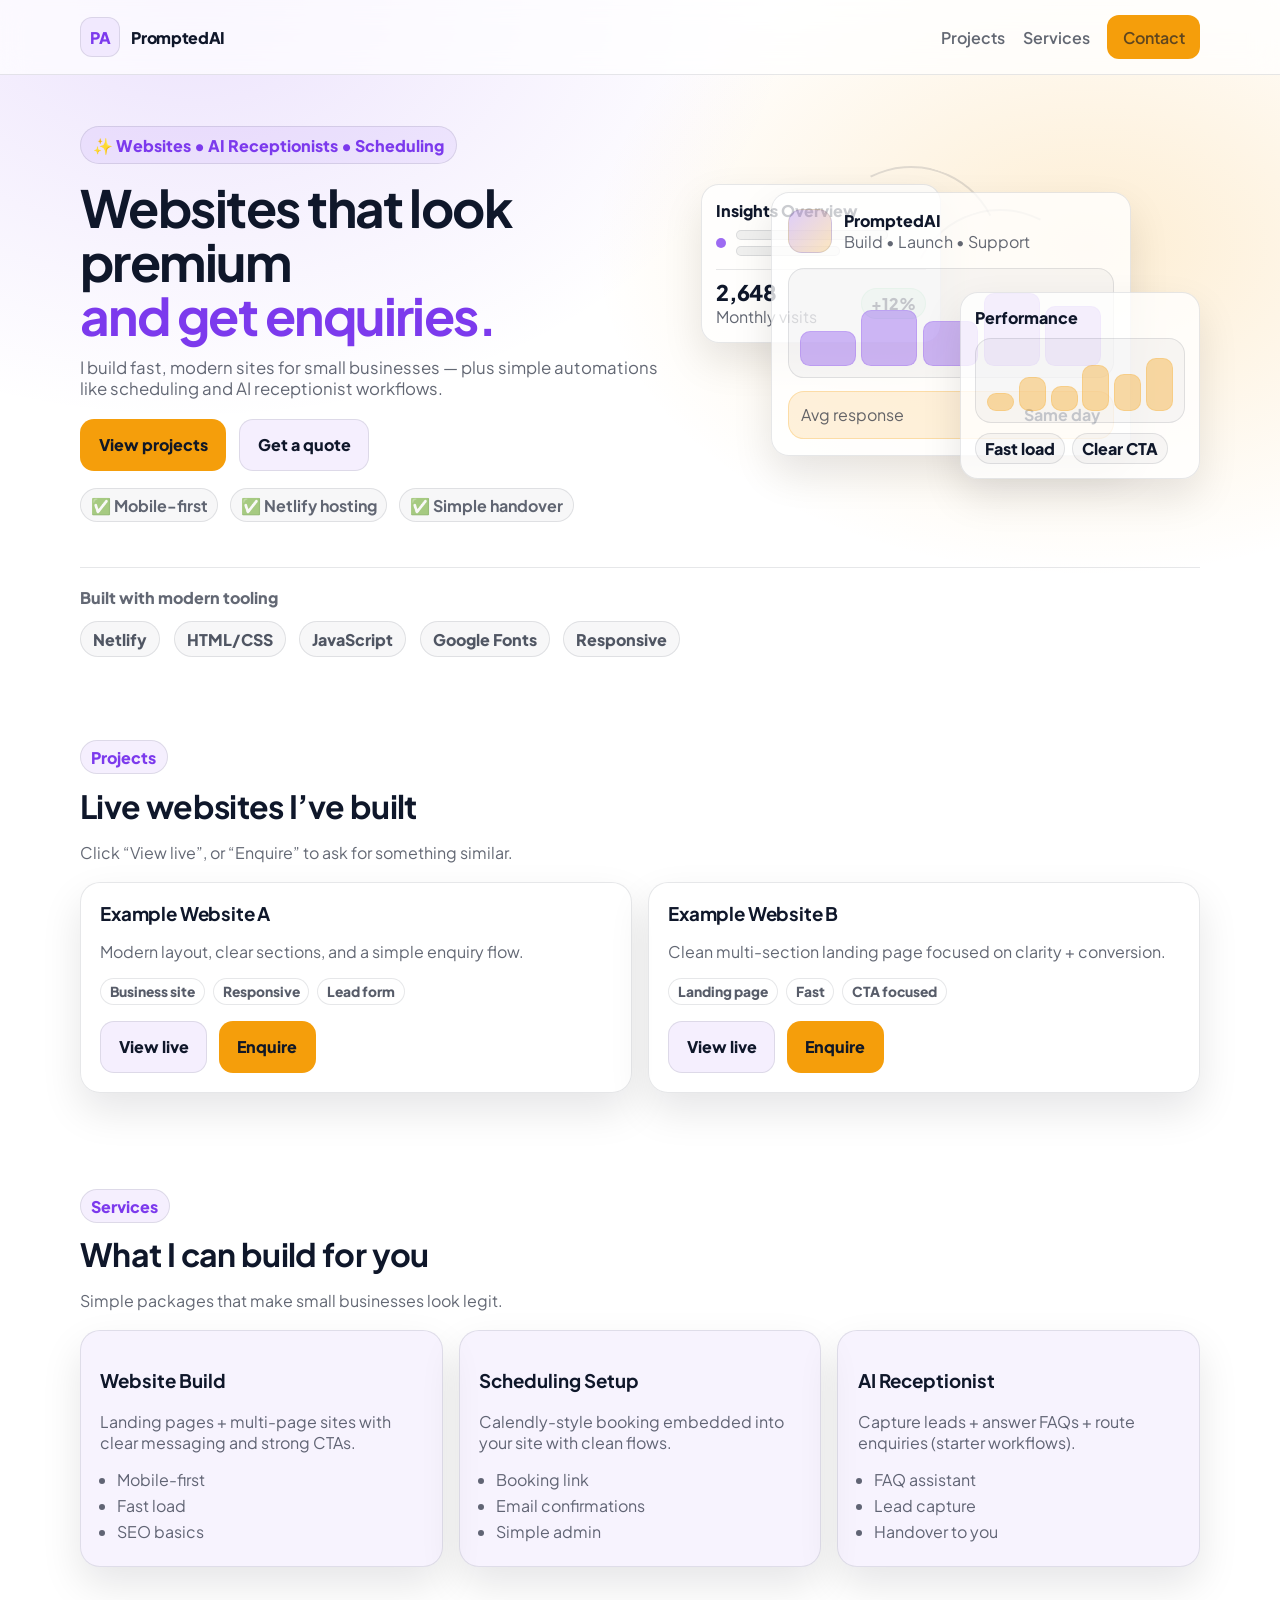
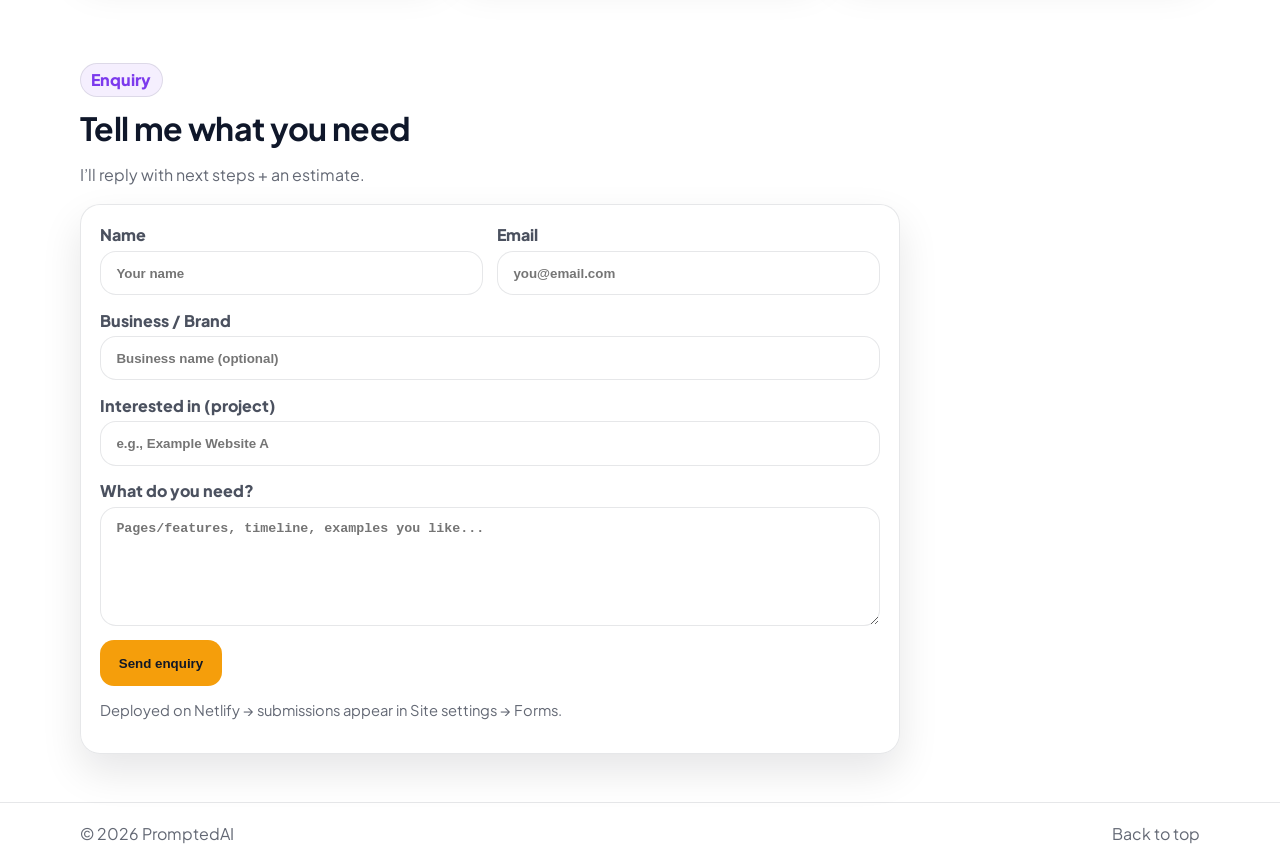
<file: index.html>
<!doctype html>
<html lang="en">
<head>
  <meta charset="UTF-8" />
  <meta name="viewport" content="width=device-width, initial-scale=1.0" />
  <title>PromptedAI — Websites & Automation</title>
  <meta name="description" content="PromptedAI builds modern websites and simple automations for local businesses." />
  <link rel="preconnect" href="https://fonts.googleapis.com">
  <link rel="preconnect" href="https://fonts.gstatic.com" crossorigin>
  <link href="https://fonts.googleapis.com/css2?family=Plus+Jakarta+Sans:wght@400;500;600;700;800&display=swap" rel="stylesheet">
  <link rel="stylesheet" href="./styles.css" />
</head>

<body>
  <!-- NAV -->
  <header class="nav">
    <div class="container nav-inner">
      <a class="brand" href="#top">
        <span class="brand-mark">PA</span>
        <span class="brand-name">PromptedAI</span>
      </a>

      <nav class="nav-links">
        <a href="#projects">Projects</a>
        <a href="#services">Services</a>
        <a href="#enquiry" class="btn btn-primary btn-small">Contact</a>
      </nav>
    </div>
  </header>

  <!-- HERO -->
  <main id="top">
    <section class="hero">
      <div class="container hero-grid">
        <div class="hero-copy">
          <div class="pill">✨ Websites • AI Receptionists • Scheduling</div>
          <h1>
            Websites that look premium<br />
            <span class="accent">and get enquiries.</span>
          </h1>
          <p class="sub">
            I build fast, modern sites for small businesses — plus simple automations
            like scheduling and AI receptionist workflows.
          </p>

          <div class="hero-actions">
            <a class="btn btn-primary" href="#projects">View projects</a>
            <a class="btn btn-soft" href="#enquiry">Get a quote</a>
          </div>

          <div class="hero-proof">
            <div class="proof-item">✅ Mobile-first</div>
            <div class="proof-item">✅ Netlify hosting</div>
            <div class="proof-item">✅ Simple handover</div>
          </div>
        </div>

        <!-- HERO VISUAL (no images needed, just “SaaS cards”) -->
        <div class="hero-visual">
          <div class="arrow arrow-a"></div>
          <div class="arrow arrow-b"></div>

          <div class="visual-card vc-left">
            <div class="vc-title">Insights Overview</div>
            <div class="vc-row">
              <span class="dot"></span>
              <div class="vc-lines">
                <div class="line w80"></div>
                <div class="line w55"></div>
              </div>
            </div>
            <div class="vc-metric">
              <div>
                <div class="metric">2,648</div>
                <div class="muted">Monthly visits</div>
              </div>
              <span class="badge up">+12%</span>
            </div>
          </div>

          <div class="person-card">
            <div class="pc-top">
              <div class="avatar"></div>
              <div>
                <div class="pc-name">PromptedAI</div>
                <div class="muted">Build • Launch • Support</div>
              </div>
            </div>
            <div class="pc-body">
              <div class="bar-chart">
                <span style="height: 40%"></span>
                <span style="height: 65%"></span>
                <span style="height: 52%"></span>
                <span style="height: 85%"></span>
                <span style="height: 70%"></span>
              </div>
              <div class="pc-cta">
                <span class="muted">Avg response</span>
                <strong>Same day</strong>
              </div>
            </div>
          </div>

          <div class="visual-card vc-right">
            <div class="vc-title">Performance</div>
            <div class="mini-chart">
              <span style="height: 30%"></span>
              <span style="height: 55%"></span>
              <span style="height: 40%"></span>
              <span style="height: 75%"></span>
              <span style="height: 60%"></span>
              <span style="height: 85%"></span>
            </div>
            <div class="vc-footer">
              <span class="badge">Fast load</span>
              <span class="badge">Clear CTA</span>
            </div>
          </div>
        </div>
      </div>
    </section>

    <!-- TRUSTED BY -->
    <section class="trusted">
      <div class="container trusted-inner">
        <p class="trusted-title">Built with modern tooling</p>
        <div class="trusted-logos">
          <span>Netlify</span>
          <span>HTML/CSS</span>
          <span>JavaScript</span>
          <span>Google Fonts</span>
          <span>Responsive</span>
        </div>
      </div>
    </section>

    <!-- PROJECTS -->
    <section id="projects" class="section">
      <div class="container">
        <div class="section-head">
          <span class="kicker">Projects</span>
          <h2>Live websites I’ve built</h2>
          <p class="muted">Click “View live”, or “Enquire” to ask for something similar.</p>
        </div>

        <div class="cards">
          <article class="card">
            <div class="card-top">
              <h3>Example Website A</h3>
              <p class="muted">Modern layout, clear sections, and a simple enquiry flow.</p>
            </div>
            <div class="tags">
              <span class="tag">Business site</span>
              <span class="tag">Responsive</span>
              <span class="tag">Lead form</span>
            </div>
            <div class="card-actions">
              <a class="btn btn-soft" href="https://exampleweba.netlify.app/" target="_blank" rel="noreferrer">View live</a>
              <a class="btn btn-primary" href="#enquiry" data-project="Example Website A">Enquire</a>
            </div>
          </article>

          <article class="card">
            <div class="card-top">
              <h3>Example Website B</h3>
              <p class="muted">Clean multi-section landing page focused on clarity + conversion.</p>
            </div>
            <div class="tags">
              <span class="tag">Landing page</span>
              <span class="tag">Fast</span>
              <span class="tag">CTA focused</span>
            </div>
            <div class="card-actions">
              <a class="btn btn-soft" href="https://examplewebsiteb.netlify.app/" target="_blank" rel="noreferrer">View live</a>
              <a class="btn btn-primary" href="#enquiry" data-project="Example Website B">Enquire</a>
            </div>
          </article>
        </div>
      </div>
    </section>

    <!-- SERVICES -->
    <section id="services" class="section">
      <div class="container">
        <div class="section-head">
          <span class="kicker">Services</span>
          <h2>What I can build for you</h2>
          <p class="muted">Simple packages that make small businesses look legit.</p>
        </div>

        <div class="cards three">
          <article class="card soft">
            <h3>Website Build</h3>
            <p class="muted">Landing pages + multi-page sites with clear messaging and strong CTAs.</p>
            <ul class="bullets">
              <li>Mobile-first</li>
              <li>Fast load</li>
              <li>SEO basics</li>
            </ul>
          </article>

          <article class="card soft">
            <h3>Scheduling Setup</h3>
            <p class="muted">Calendly-style booking embedded into your site with clean flows.</p>
            <ul class="bullets">
              <li>Booking link</li>
              <li>Email confirmations</li>
              <li>Simple admin</li>
            </ul>
          </article>

          <article class="card soft">
            <h3>AI Receptionist</h3>
            <p class="muted">Capture leads + answer FAQs + route enquiries (starter workflows).</p>
            <ul class="bullets">
              <li>FAQ assistant</li>
              <li>Lead capture</li>
              <li>Handover to you</li>
            </ul>
          </article>
        </div>
      </div>
    </section>

    <!-- ENQUIRY -->
    <section id="enquiry" class="section">
      <div class="container">
        <div class="section-head">
          <span class="kicker">Enquiry</span>
          <h2>Tell me what you need</h2>
          <p class="muted">I’ll reply with next steps + an estimate.</p>
        </div>

        <form
          class="card form"
          name="promptedai-enquiry"
          method="POST"
          data-netlify="true"
          netlify-honeypot="bot-field"
          action="/thank-you.html"
          netlify
        >
          <input type="hidden" name="form-name" value="promptedai-enquiry" />
          <p class="hidden">
            <label>Don’t fill this out: <input name="bot-field" /></label>
          </p>

          <div class="grid-2">
            <label>
              Name
              <input type="text" name="name" placeholder="Your name" required />
            </label>

            <label>
              Email
              <input type="email" name="email" placeholder="you@email.com" required />
            </label>
          </div>

          <label>
            Business / Brand
            <input type="text" name="business" placeholder="Business name (optional)" />
          </label>

          <label>
            Interested in (project)
            <input id="projectField" type="text" name="project" placeholder="e.g., Example Website A" />
          </label>

          <label>
            What do you need?
            <textarea name="message" rows="6" placeholder="Pages/features, timeline, examples you like..." required></textarea>
          </label>

          <button class="btn btn-primary" type="submit">Send enquiry</button>
          <p class="muted tiny">Deployed on Netlify → submissions appear in Site settings → Forms.</p>
        </form>
      </div>
    </section>
  </main>

  <footer class="footer">
    <div class="container footer-inner">
      <span class="muted">© <span id="year"></span> PromptedAI</span>
      <a class="muted" href="#top">Back to top</a>
    </div>
  </footer>

  <script>
    // Auto-fill “Interested in (project)” when clicking Enquire
    const projectField = document.getElementById("projectField");
    document.querySelectorAll("[data-project]").forEach(btn => {
      btn.addEventListener("click", () => projectField.value = btn.dataset.project);
    });
    document.getElementById("year").textContent = new Date().getFullYear();
  </script>
</body>
</html>
</file>
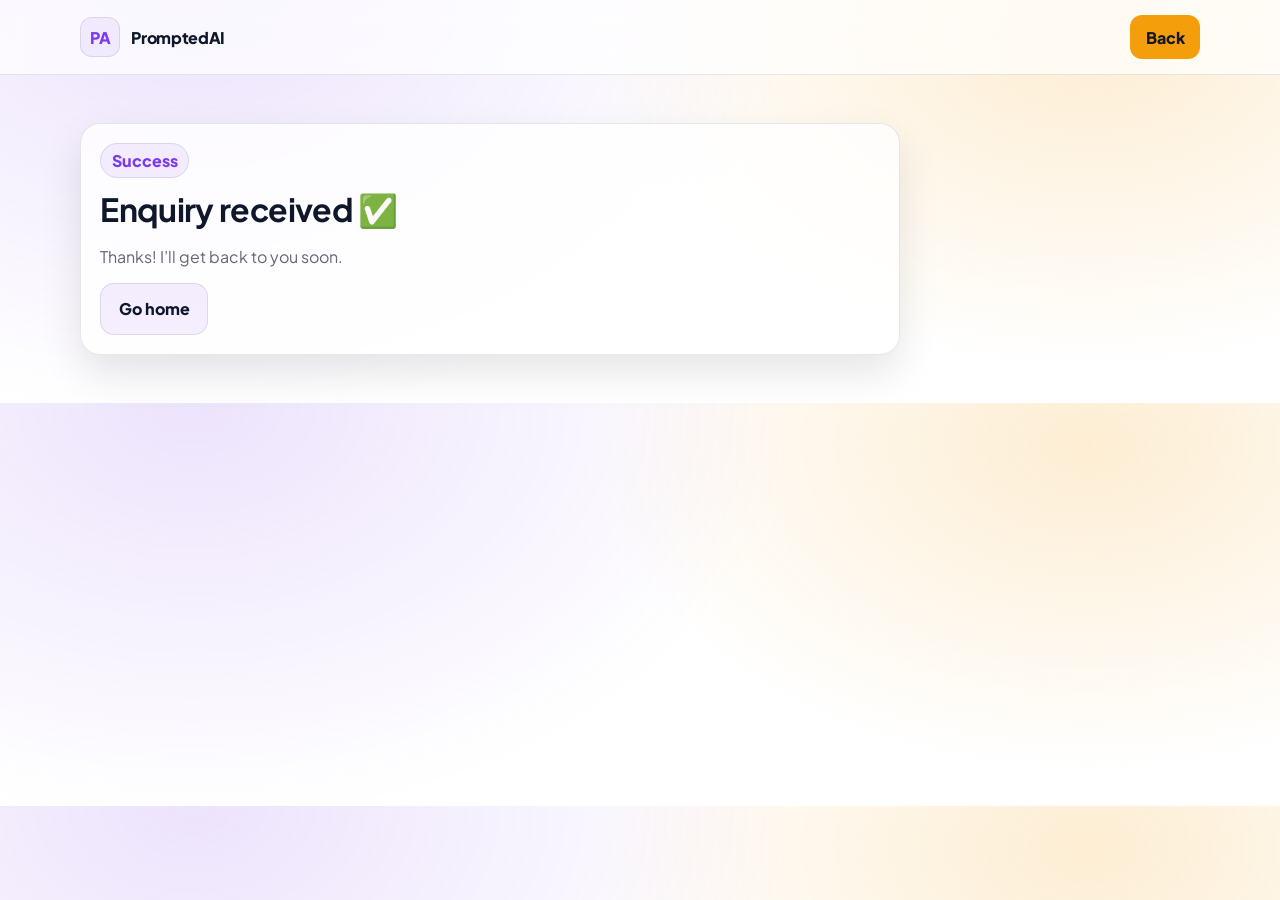
<file: thank-you.html>
<!doctype html>
<html lang="en">
<head>
  <meta charset="UTF-8" />
  <meta name="viewport" content="width=device-width, initial-scale=1.0" />
  <title>Thanks — PromptedAI</title>
  <link rel="preconnect" href="https://fonts.googleapis.com">
  <link rel="preconnect" href="https://fonts.gstatic.com" crossorigin>
  <link href="https://fonts.googleapis.com/css2?family=Plus+Jakarta+Sans:wght@400;600;800&display=swap" rel="stylesheet">
  <link rel="stylesheet" href="./styles.css" />
</head>
<body>
  <header class="nav">
    <div class="container nav-inner">
      <a class="brand" href="./index.html">
        <span class="brand-mark">PA</span>
        <span class="brand-name">PromptedAI</span>
      </a>
      <a class="btn btn-primary btn-small" href="./index.html#projects">Back</a>
    </div>
  </header>

  <main class="section">
    <div class="container">
      <div class="card" style="max-width: 820px;">
        <span class="kicker">Success</span>
        <h2>Enquiry received ✅</h2>
        <p class="muted">Thanks! I’ll get back to you soon.</p>
        <a class="btn btn-soft" href="./index.html">Go home</a>
      </div>
    </div>
  </main>
</body>
</html>
</file>
<file: styles.css>
* { box-sizing: border-box; }
html, body { margin: 0; padding: 0; }
:root{
  --bg: #ffffff;
  --text: #0f172a;
  --muted: rgba(15, 23, 42, 0.65);
  --card: rgba(255,255,255,0.78);
  --border: rgba(15, 23, 42, 0.10);

  --purple: #7c3aed;
  --purple2: rgba(124,58,237,0.14);
  --soft: rgba(124,58,237,0.08);

  --orange: #f59e0b;
  --orange2: rgba(245,158,11,0.18);

  --shadow: 0 18px 40px rgba(2, 6, 23, 0.10);
}

body{
  font-family: "Plus Jakarta Sans", system-ui, -apple-system, Segoe UI, Roboto, Arial, sans-serif;
  color: var(--text);
  background:
    radial-gradient(1000px 700px at 15% 0%, var(--purple2), transparent 60%),
    radial-gradient(900px 600px at 85% 10%, var(--orange2), transparent 55%),
    #fff;
}

.container{
  width: min(1120px, calc(100% - 2rem));
  margin: 0 auto;
}

a{ color: inherit; text-decoration: none; }
.muted{ color: var(--muted); }
.tiny{ font-size: 0.92rem; }

/* NAV */
.nav{
  position: sticky;
  top: 0;
  z-index: 10;
  background: rgba(255,255,255,0.7);
  backdrop-filter: blur(14px);
  border-bottom: 1px solid var(--border);
}
.nav-inner{
  display: flex;
  align-items: center;
  justify-content: space-between;
  padding: 0.95rem 0;
  gap: 1rem;
}
.brand{
  display: flex;
  align-items: center;
  gap: 0.7rem;
  font-weight: 800;
}
.brand-mark{
  width: 40px; height: 40px;
  border-radius: 12px;
  display: grid; place-items: center;
  background: var(--soft);
  border: 1px solid var(--border);
  color: var(--purple);
}
.brand-name{ letter-spacing: -0.02em; }

.nav-links{
  display: flex;
  align-items: center;
  gap: 1.1rem;
}
.nav-links a{
  color: var(--muted);
  font-weight: 600;
}
.nav-links a:hover{ color: var(--text); }

/* BUTTONS */
.btn{
  display: inline-flex;
  align-items: center;
  justify-content: center;
  border-radius: 14px;
  padding: 0.9rem 1.1rem;
  font-weight: 800;
  border: 1px solid transparent;
  cursor: pointer;
}
.btn-small{ padding: 0.65rem 0.9rem; border-radius: 12px; }

.btn-primary{
  background: var(--orange);
  color: #111827;
}
.btn-primary:hover{ filter: brightness(0.96); }

.btn-soft{
  background: var(--soft);
  border: 1px solid var(--border);
  color: var(--text);
}
.btn-soft:hover{ background: rgba(124,58,237,0.11); }

/* HERO */
.hero{ padding: 3.2rem 0 1.6rem; }
.hero-grid{
  display: grid;
  grid-template-columns: 1.2fr 1fr;
  gap: 1.4rem;
  align-items: center;
}
.pill{
  display: inline-flex;
  align-items: center;
  gap: .45rem;
  padding: 0.45rem 0.75rem;
  border-radius: 999px;
  background: var(--soft);
  border: 1px solid var(--border);
  color: var(--purple);
  font-weight: 800;
  margin-bottom: 1rem;
}
h1{
  margin: 0 0 0.9rem;
  font-size: clamp(2.2rem, 4vw, 3.3rem);
  line-height: 1.06;
  letter-spacing: -0.03em;
}
.accent{ color: var(--purple); }
.sub{
  margin: 0 0 1.25rem;
  color: var(--muted);
  font-size: 1.05rem;
}
.hero-actions{
  display: flex;
  gap: 0.8rem;
  flex-wrap: wrap;
  margin-bottom: 1.1rem;
}
.hero-proof{
  display: flex;
  gap: 0.75rem;
  flex-wrap: wrap;
}
.proof-item{
  font-weight: 700;
  color: var(--muted);
  padding: 0.35rem 0.6rem;
  border-radius: 999px;
  background: rgba(15,23,42,0.03);
  border: 1px solid var(--border);
}

/* HERO VISUAL */
.hero-visual{
  position: relative;
  min-height: 360px;
}
.person-card, .visual-card{
  position: absolute;
  background: var(--card);
  border: 1px solid var(--border);
  border-radius: 18px;
  box-shadow: var(--shadow);
}
.person-card{
  left: 50%; top: 50%;
  transform: translate(-50%, -50%);
  width: min(360px, 100%);
  padding: 1rem;
}
.pc-top{
  display: flex;
  gap: 0.8rem;
  align-items: center;
  margin-bottom: 0.9rem;
}
.avatar{
  width: 44px; height: 44px;
  border-radius: 14px;
  background: linear-gradient(135deg, rgba(124,58,237,0.25), rgba(245,158,11,0.25));
  border: 1px solid var(--border);
}
.pc-name{ font-weight: 900; }
.pc-body{
  display: grid;
  gap: 0.8rem;
}
.bar-chart{
  display: grid;
  grid-template-columns: repeat(5, 1fr);
  gap: 0.35rem;
  align-items: end;
  height: 110px;
  padding: 0.7rem;
  border-radius: 16px;
  background: rgba(15,23,42,0.03);
  border: 1px solid var(--border);
}
.bar-chart span{
  display: block;
  border-radius: 10px;
  background: rgba(124,58,237,0.35);
  border: 1px solid rgba(124,58,237,0.18);
}
.pc-cta{
  display: flex;
  justify-content: space-between;
  align-items: center;
  padding: 0.8rem;
  border-radius: 16px;
  background: rgba(245,158,11,0.14);
  border: 1px solid rgba(245,158,11,0.25);
}

.visual-card{
  width: 240px;
  padding: 0.9rem;
}
.vc-left{ left: 0; top: 40px; }
.vc-right{ right: 0; bottom: 25px; }

.vc-title{ font-weight: 900; margin-bottom: 0.6rem; }
.vc-row{ display:flex; gap:0.6rem; align-items:center; margin-bottom: 0.8rem; }
.dot{
  width: 10px; height: 10px; border-radius: 999px;
  background: rgba(124,58,237,0.75);
}
.vc-lines{ flex:1; display:grid; gap:0.35rem; }
.line{
  height: 10px; border-radius: 999px;
  background: rgba(15,23,42,0.06);
  border: 1px solid var(--border);
}
.w80{ width: 80%; }
.w55{ width: 55%; }

.vc-metric{
  display:flex;
  justify-content: space-between;
  align-items: center;
  padding-top: 0.6rem;
  border-top: 1px solid var(--border);
}
.metric{ font-weight: 1000; font-size: 1.35rem; letter-spacing:-0.02em; }
.badge{
  font-weight: 900;
  border: 1px solid var(--border);
  padding: 0.25rem 0.55rem;
  border-radius: 999px;
  background: rgba(15,23,42,0.03);
}
.badge.up{
  background: rgba(34,197,94,0.14);
  border-color: rgba(34,197,94,0.22);
}

.mini-chart{
  display: grid;
  grid-template-columns: repeat(6, 1fr);
  gap: 0.3rem;
  align-items: end;
  height: 85px;
  padding: 0.65rem;
  border-radius: 16px;
  background: rgba(15,23,42,0.03);
  border: 1px solid var(--border);
  margin-bottom: 0.65rem;
}
.mini-chart span{
  border-radius: 10px;
  background: rgba(245,158,11,0.35);
  border: 1px solid rgba(245,158,11,0.18);
}
.vc-footer{ display:flex; gap:0.45rem; flex-wrap: wrap; }

/* Decorative “hand-drawn arrows” */
.arrow{
  position: absolute;
  width: 180px;
  height: 180px;
  border: 2px solid rgba(15,23,42,0.12);
  border-color: rgba(15,23,42,0.12) transparent transparent transparent;
  border-radius: 200px;
  transform: rotate(18deg);
}
.arrow-a{ left: 120px; top: 22px; }
.arrow-b{ right: 110px; bottom: 115px; transform: rotate(-18deg); }

/* TRUSTED */
.trusted{ padding: 1.2rem 0 2.2rem; }
.trusted-inner{
  border-top: 1px solid var(--border);
  padding-top: 1.2rem;
  display: grid;
  gap: 0.8rem;
}
.trusted-title{
  margin: 0;
  font-weight: 800;
  color: var(--muted);
}
.trusted-logos{
  display: flex;
  gap: 0.85rem;
  flex-wrap: wrap;
}
.trusted-logos span{
  padding: 0.4rem 0.75rem;
  border-radius: 999px;
  background: rgba(15,23,42,0.03);
  border: 1px solid var(--border);
  font-weight: 800;
  color: rgba(15,23,42,0.72);
}

/* SECTIONS + CARDS */
.section{ padding: 3rem 0; }
.section-head{ margin-bottom: 1.2rem; }
.kicker{
  display: inline-block;
  font-weight: 900;
  color: var(--purple);
  background: var(--soft);
  border: 1px solid var(--border);
  padding: 0.35rem 0.65rem;
  border-radius: 999px;
  margin-bottom: 0.7rem;
}
h2{
  margin: 0 0 0.4rem;
  font-size: 2rem;
  letter-spacing: -0.02em;
}

.cards{
  display: grid;
  grid-template-columns: repeat(2, 1fr);
  gap: 1rem;
}
.cards.three{ grid-template-columns: repeat(3, 1fr); }

.card{
  background: var(--card);
  border: 1px solid var(--border);
  border-radius: 20px;
  padding: 1.2rem;
  box-shadow: var(--shadow);
}
.card.soft{ background: rgba(124,58,237,0.06); }

.card-top h3{ margin: 0 0 0.35rem; letter-spacing: -0.01em; }
.tags{ display:flex; gap:0.5rem; flex-wrap: wrap; margin: 0.9rem 0 1rem; }
.tag{
  font-weight: 900;
  font-size: 0.86rem;
  padding: 0.25rem 0.55rem;
  border-radius: 999px;
  border: 1px solid var(--border);
  background: rgba(255,255,255,0.55);
  color: rgba(15,23,42,0.7);
}
.card-actions{ display:flex; gap:0.7rem; flex-wrap: wrap; }

/* Lists */
.bullets{ margin: 0.9rem 0 0; padding-left: 1.05rem; color: var(--muted); }
.bullets li{ margin: 0.3rem 0; }

/* FORM */
.form{ max-width: 820px; }
label{
  display: grid;
  gap: 0.35rem;
  margin-bottom: 0.9rem;
  font-weight: 800;
  color: rgba(15,23,42,0.75);
}
input, textarea{
  width: 100%;
  border-radius: 16px;
  padding: 0.85rem 0.95rem;
  border: 1px solid var(--border);
  background: rgba(255,255,255,0.75);
  outline: none;
  font-weight: 650;
}
input:focus, textarea:focus{
  border-color: rgba(124,58,237,0.35);
  box-shadow: 0 0 0 4px rgba(124,58,237,0.10);
}

.grid-2{
  display: grid;
  grid-template-columns: 1fr 1fr;
  gap: 0.9rem;
}

.hidden{ display: none; }

/* FOOTER */
.footer{
  border-top: 1px solid var(--border);
  padding: 1.3rem 0;
}
.footer-inner{
  display: flex;
  justify-content: space-between;
  align-items: center;
  gap: 1rem;
}

/* RESPONSIVE */
@media (max-width: 980px){
  .hero-grid{ grid-template-columns: 1fr; }
  .hero-visual{ min-height: 420px; }
  .vc-left{ left: 0; top: 10px; }
  .vc-right{ right: 0; bottom: 0; }
  .cards, .cards.three{ grid-template-columns: 1fr; }
  .grid-2{ grid-template-columns: 1fr; }
}
</file>
